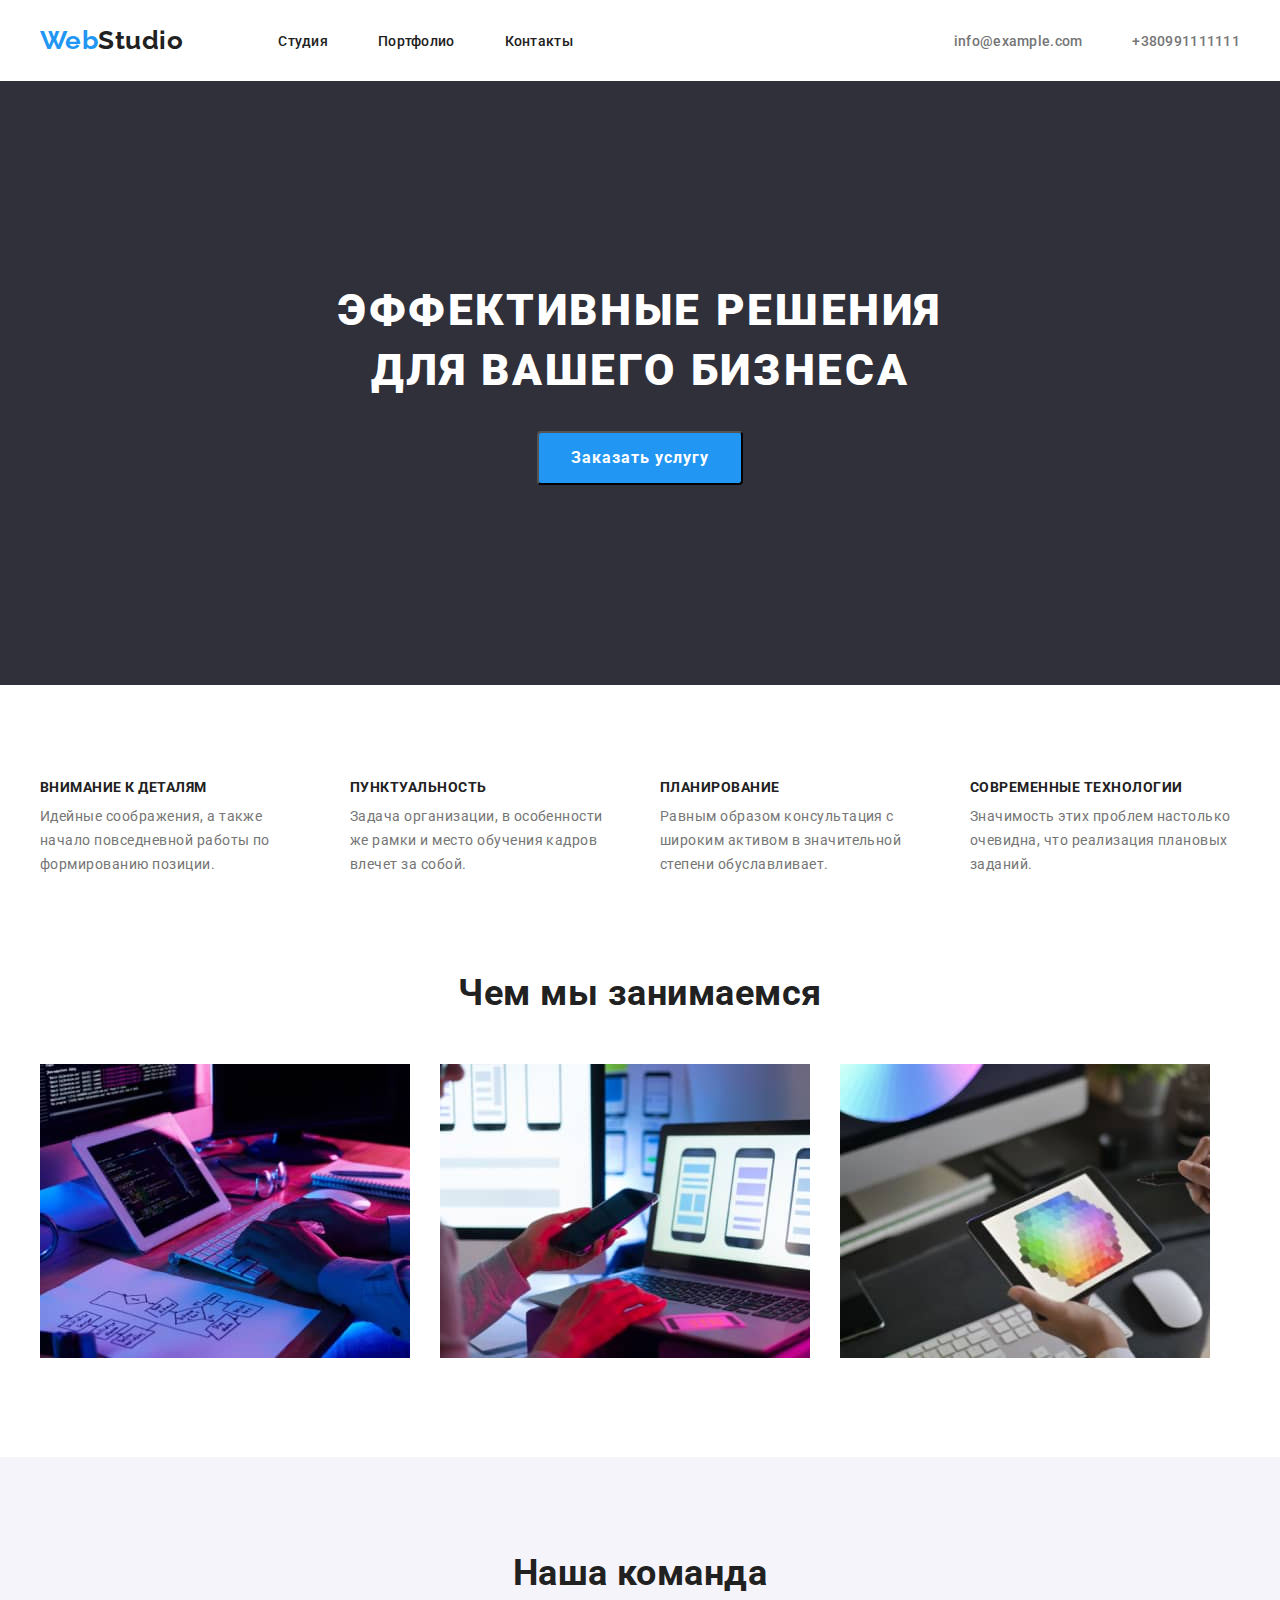
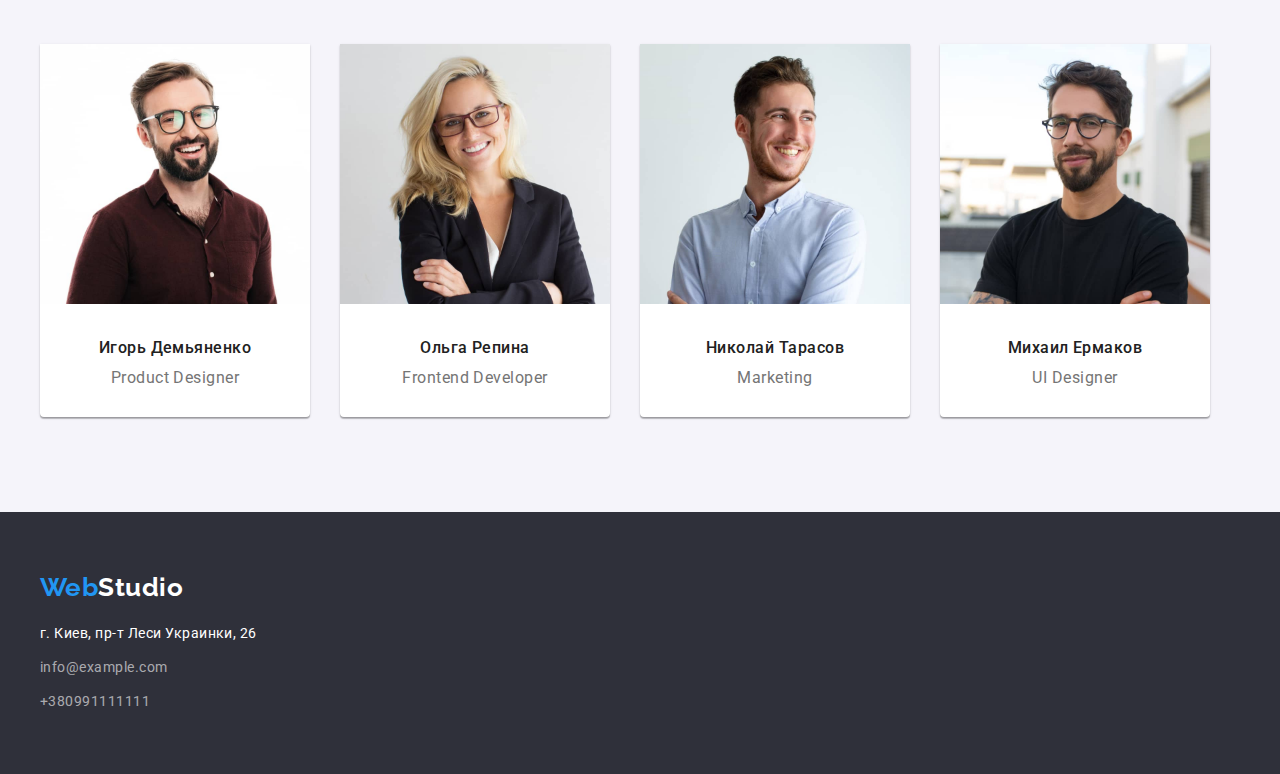
<file: index.html>
<!DOCTYPE html>
<html lang="ru">

    <head>
        <meta charset="UTF-8">
        <meta http-equiv="X-UA-Compatible" content="IE=edge">
        <meta name="viewport" content="width=device-width, initial-scale=1.0">
        <title>portfolio</title>
        <link rel="preconnect" href="https://fonts.googleapis.com">
        <link rel="preconnect" href="https://fonts.gstatic.com" crossorigin>
        <link href="https://fonts.googleapis.com/css2?family=Raleway:wght@700&family=Roboto:wght@400;500;700;900&display=swap"
            rel="stylesheet">
        <link rel="stylesheet" href="https://cdnjs.cloudflare.com/ajax/libs/modern-normalize/1.1.0/modern-normalize.min.css"
            integrity="sha512-wpPYUAdjBVSE4KJnH1VR1HeZfpl1ub8YT/NKx4PuQ5NmX2tKuGu6U/JRp5y+Y8XG2tV+wKQpNHVUX03MfMFn9Q=="
            crossorigin="anonymous" referrerpolicy="no-referrer" />
        <link rel="stylesheet" href="./css/style.css">
    </head>

    <body>
        
            <!-- шапка сайта -->
            <header class="header-background">   
                <div class="container">
                    <div class="main-nav">
                        <a class="web-studio" href="">Web<span class="header-logo">Studio</span></a>
                                <nav>
                                    <ul class="nav-list">
                                        <li class="item"><a class="link header-link" href="">Студия</a></li>
                                        <li class="item"><a class="link header-link" href="./portfolio.html">Портфолио</a></li>
                                        <li class="item"><a class="link header-link" href="">Контакты</a></li>
                                    </ul>
                                </nav>
                                    <ul class="auth-nav">
                                        <li class="item"><a class="link header-contact" href="mailto:info@example.com">info@example.com</a></li>
                                        <li class="item"><a class="link header-contact" href="tel:+380991111111">+380991111111</a></li>
                                    </ul>
                    </div> 
                </div>     
            </header>
        
        <main>
            <section class="dark-background">
                <div class="container">
                    <h1 class="hero-title">Эффективные решения для вашего бизнеса</h1>
                    <button class="link order" type="button">Заказать услугу</button>
                </div>
            </section>
            
            <!-- наши достоинста -->
            <section>
                <div class="container">
                    <div class="dignitys-content">
                        <h2 class="visually-hidden">наши достоинста</h2>
                        <ul class="dignitys">
                            <li class="item">
                                <h3 class="features">Внимание к деталям</h3>
                                <p class="dignity-subtitle">
                                    Идейные соображения, а также начало повседневной работы по формированию позиции.
                                </p>
                            </li>
                            <li class="item">
                                <h3 class="features">Пунктуальность</h3>
                                <p class="dignity-subtitle">Задача организации, в особенности же рамки и место обучения кадров влечет за собой.</p>
                            </li>
                            <li class="item">
                                <h3 class="features">Планирование</h3>
                                <p class="dignity-subtitle">Равным образом консультация с широким активом в значительной степени обуславливает.</p>
                            </li>
                            <li class="item">
                                <h3 class="features">Современные технологии</h3>
                                <p class="dignity-subtitle">Значимость этих проблем настолько очевидна, что реализация плановых заданий.</p>
                            </li>
                        </ul>
                    </div>    
                </div>
            </section>
            <!-- Чем мы занимаемся -->
            <section>
                <div class="container">
                    <div class="programing-section">
                        <h2 class="headline">Чем мы занимаемся</h2>
                        <ul class="programing">
                            <li class="item">
                                <img src="./img/img.studio/pc.jpeg" alt="адаптация под пк" width="370">
                            </li>
                            <li class="item">
                                <img src="./img/img.studio/mobile.jpeg" alt="адаптация под мобильный телефон" width="370">
                            </li>
                            <li class="item">
                                <img src="./img/img.studio/tablet.jpeg" alt="адаптация под планшет" width="370">
                            </li>
                        </ul>
                    </div>
                </div>    
            </section>
            <!-- Наша команда -->
            <section class="grey-backround">
                <div class="container">
                    <h2 class="headline">Наша команда</h2>
                        <ul class="team-list">
                            <li class="item">
                                <img src="./img/img.studio/productdesigner.jpeg" alt="дизайнер" width="270">
                                <div class="team-subtitle-pading">   
                                    <h3 class="team-developers">Игорь Демьяненко</h3>
                                    <p class="team-subtitle" lang="en">Product Designer</p>
                                </div>    
                            </li>
                            <li class="item">
                                <img src="./img/img.studio/frontenddeveloper.jpeg" alt="фронтенд разработчик" width="270">
                                <div class="team-subtitle-pading">
                                    <h3 class="team-developers">Ольга Репина</h3>
                                    <p class="team-subtitle">Frontend Developer</p>
                                </div>
                            </li>
                            <li class="item">
                                <img src="./img/img.studio/marketing.jpeg" alt="маркетинг" width="270">
                                <div class="team-subtitle-pading">
                                    <h3 class="team-developers">Николай Тарасов</h3>
                                    <p class="team-subtitle">Marketing</p>
                                </div>
                            </li>
                            <li class="item">
                                <img src="./img/img.studio/uidesigner.jpeg" alt="ю ай дизайнер" width="270">
                                <div class="team-subtitle-pading">
                                    <h3 class="team-developers">Михаил Ермаков</h3>
                                    <p class="team-subtitle">UI Designer</p>
                                </div>
                            </li>
                        </ul>
                </div>
            </section>
        </main>
            <!-- подвал -->
            <footer class="footer-background">
                <div class="container">
                    <a class="footer-webstudio" href="">Web<span class="footer-logo">Studio</span></a>
                        <address>
                            <p class="footer-location">г. Киев, пр-т Леси Украинки, 26</p>
                            <ul class="footer-contact">
                                <li><a class="link footer-link" href="mailto:info@example.com">info@example.com</a></li>
                                <li class="item"><a class="link footer-link" href="tel:+380991111111">+380991111111</a></li>
                            </ul>
                        </address>
                </div>
            </footer>
    </body>
</html>
</file>
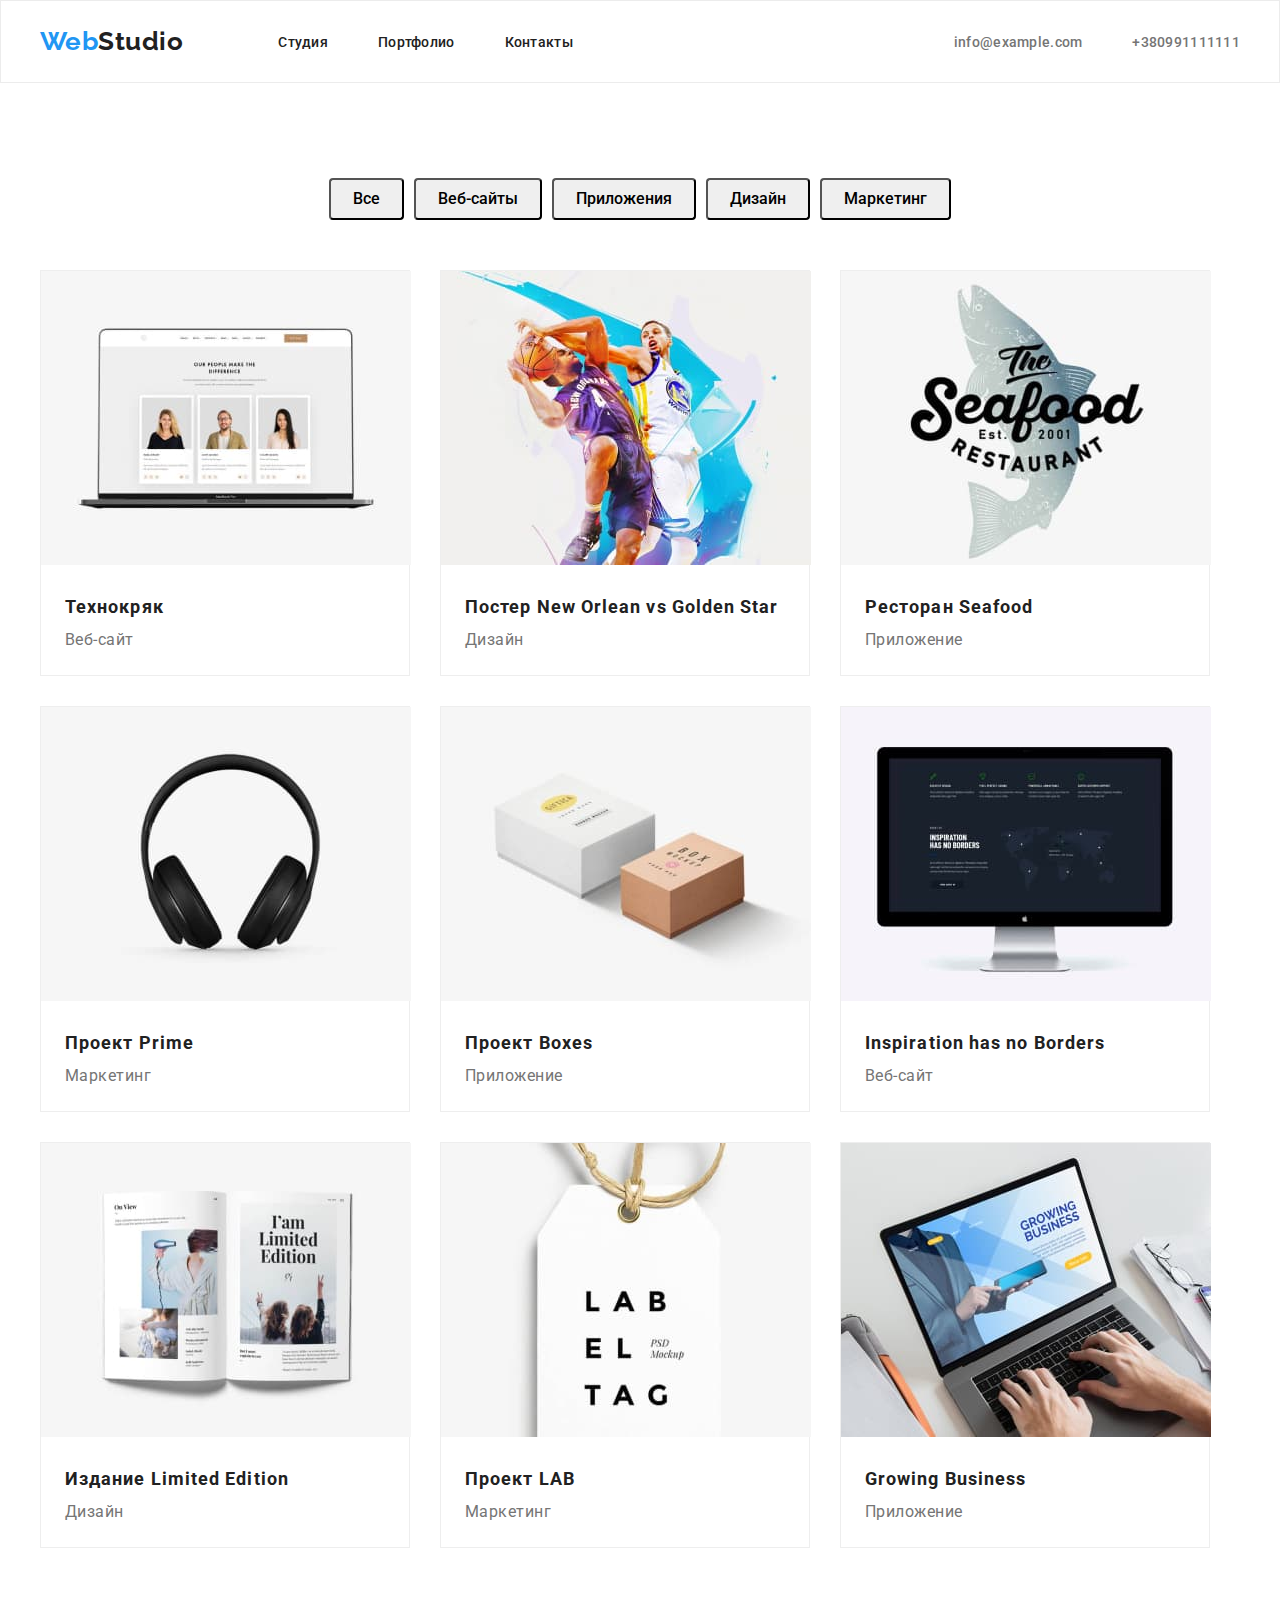
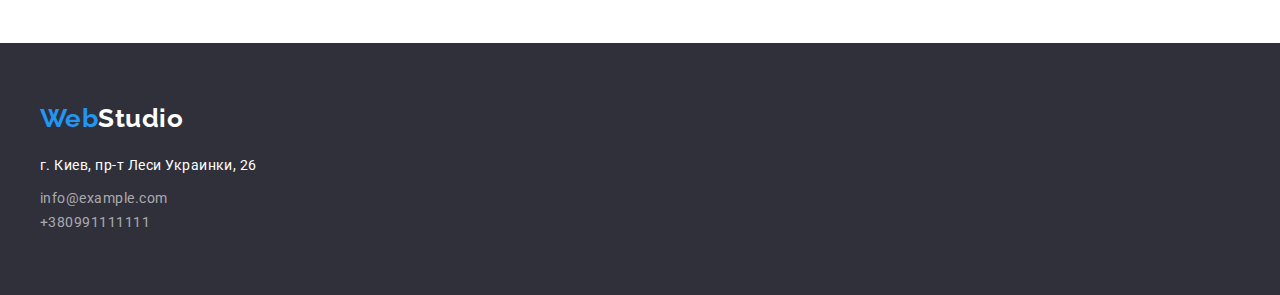
<file: portfolio.html>
<!DOCTYPE html>
<html lang="ru">

<head>
    <meta charset="UTF-8">
    <meta http-equiv="X-UA-Compatible" content="IE=edge">
    <meta name="viewport" content="width=device-width, initial-scale=1.0">
    <title>portfolio</title>
    <link rel="preconnect" href="https://fonts.googleapis.com">
    <link rel="preconnect" href="https://fonts.gstatic.com" crossorigin>
    <link href="https://fonts.googleapis.com/css2?family=Raleway:wght@700&family=Roboto:wght@400;500;700;900&display=swap"
        rel="stylesheet">
    <link rel="stylesheet" href="https://cdnjs.cloudflare.com/ajax/libs/modern-normalize/1.1.0/modern-normalize.min.css"
        integrity="sha512-wpPYUAdjBVSE4KJnH1VR1HeZfpl1ub8YT/NKx4PuQ5NmX2tKuGu6U/JRp5y+Y8XG2tV+wKQpNHVUX03MfMFn9Q=="
        crossorigin="anonymous" referrerpolicy="no-referrer" />
    <link rel="stylesheet" href="./css/style.css">
</head>

<body>
    
    <header class="border header-background">
        <div class="container">
            
                <div class="main-nav">
                    <a class="web-studio" href="">Web<span class="header-logo">Studio</span></a>
                        <nav>
                            <ul class="nav-list">
                                <li class="item"><a class="link header-link" href="./index.html">Студия</a></li>
                                <li class="item"><a class="link header-link" href="">Портфолио</a></li>
                                <li class="item"><a class="link header-link" href="">Контакты</a></li>
                            </ul>
                        </nav>
                        <ul class="auth-nav">
                            <li class="item"><a class="link header-contact" href="mailto:info@example.com">info@example.com</a></li>
                            <li class="item"><a class="link header-contact" href="tel:+380991111111">+380991111111</a></li>
                        </ul>
                </div>   
            
        </div>    
    </header>
    
    <main>
        <section class="dignitys-content">
            <div class="container">
                <ul class="project-buttons">
                    <li class="item"><button class="link button-title" type="button">Все</button></li>
                    <li class="item"><button class="link button-title" type="button">Веб-сайты</button></li>
                    <li class="item"><button class="link button-title" type="button">Приложения</button></li>
                    <li class="item"><button class="link button-title" type="button">Дизайн</button></li>
                    <li class="item"><button class="link button-title" type="button">Маркетинг</button></li>
                </ul>
        
                <h1 class="visually-hidden">Все проекты</h1>
                <ul class="project">
                    <li class="item">
                        <a class="decor-off" href="">
                            <img src="./img/img.portfolio/techno.jpeg" 
                                alt="тех. отдел"
                                width="370">
                            <div class="subtitle-padding">
                                <h2 class="projects-names">Технокряк</h2>
                                <p class="projects-subtitle">Веб-сайт</p>
                            </div>
                        </a>
                    </li>
                    <li class="item">
                        <a class="decor-off" href="">
                            <img src="./img/img.portfolio/new-orlean.jpeg"
                                alt="два баскетболиста играют"
                                width="370">
                                <div class="subtitle-padding">
                            <h2 class="projects-names">Постер New Orlean vs Golden Star</h2>
                            <p class="projects-subtitle">Дизайн</p>
                                </div>
                        </a>
                    </li>
                    <li class="item">
                        <a class="decor-off" href="">
                            <img src="./img/img.portfolio/seafood.jpeg"
                                alt="логотип ресторана"
                                width="370">
                                <div class="subtitle-padding">
                            <h2 class="projects-names">Ресторан Seafood</h2>
                            <p class="projects-subtitle">Приложение</p>
                                </div>
                        </a>
                    </li>
                    <li class="item">
                        <a class="decor-off" href="">
                            <img src="./img/img.portfolio/prime.jpeg"
                                alt="наушники большие"
                                width="370">
                                <div class="subtitle-padding">
                            <h2 class="projects-names">Проект Prime</h2>
                            <p class="projects-subtitle">Маркетинг</p>
                                </div>
                        </a>
                    </li>
                    <li class="item">
                        <a class="decor-off" href="">
                            <img src="./img/img.portfolio/boxes.jpeg"
                                alt="коробки разные"
                                width="370">
                                <div class="subtitle-padding">
                            <h2 class="projects-names">Проект Boxes</h2>
                            <p class="projects-subtitle">Приложение</p>
                                </div>
                        </a>
                    </li>
                    <li class="item">
                        <a class="decor-off" href="">
                            <img src="./img/img.portfolio/no-borders.jpeg"
                                alt="монитор компьютера"
                                width="370">
                                <div class="subtitle-padding">
                            <h2 class="projects-names">Inspiration has no Borders</h2>
                            <p class="projects-subtitle">Веб-сайт</p>
                                </div>
                        </a>
                    </li>
                    <li class="item">
                        <a class="decor-off" href="">
                            <img src="./img/img.portfolio/limited-edition.jpeg"
                                alt="открытый журнал"
                                width="370">
                                <div class="subtitle-padding">
                            <h2 class="projects-names">Издание Limited Edition</h2>
                            <p class="projects-subtitle">Дизайн</p>
                                </div>
                        </a>
                    </li>
                    <li class="item">
                        <a class="decor-off" href="">
                            <img src="./img/img.portfolio/lab.jpeg"
                                alt="ярлык с названием"
                                width="370">
                                <div class="subtitle-padding">
                            <h2 class="projects-names">Проект LAB</h2>
                            <p class="projects-subtitle">Маркетинг</p>
                                </div>
                        </a>
                    </li>
                    <li class="item">
                        <a class="decor-off" href="">
                            <img src="./img/img.portfolio/growing-business.jpeg"
                                alt="работает с лаптопом"
                                width="370">
                                <div class="subtitle-padding">
                            <h2 class="projects-names">Growing Business</h2>
                            <p class="projects-subtitle">Приложение</p>
                                </div>
                        </a>
                    </li>
                </ul>
            </div>
        </section>
    </main>
    <footer class="footer-background">
        <div class="container">
            <a class="footer-webstudio" href="">Web<span class="footer-logo">Studio</span></a>
                    <address>
                        <p class="footer-location">г. Киев, пр-т Леси Украинки, 26</p>
                        <ul class="footer-contact">
                            <li class="item"><a class="link footer-link" href="mailto:info@example.com">info@example.com</a></li>
                            <li><a class="link footer-link" href="tel:+380991111111">+380991111111</a></li>
                        </ul>
                    </address>
        </div>            
    </footer>
</body>
</html>
</file>
<file: css/style.css>
html {
  box-sizing: border-box;
}
*::before,
*::after {
  box-sizing: inherit;
}

body {
  color: #212121;
  font-family: "Roboto", sans-serif;
  letter-spacing: 0.03em;
  margin: 0;
}
h1,
h2,
h3,
h4,
h5,
h6,
p,
ul {
  margin: 0;
  padding: 0;
}
:root {
  --white-color: #fff;
  --grey-color: #757575;
}
.container {
  width: 1200px;
  margin: 0 auto;
  padding-left: 15px;
  padding-right: 15px;
}

.decor-off {
  text-decoration: none;
}
.link:hover,
.link:focus {
  color: #2196f3;
}
.header-background {
  padding-top: 25px;
  padding-bottom: 25px;
}
.grey-backround {
  background-color: #f5f4fa;
  padding-top: 95px;
  padding-bottom: 95px;
}
.dark-background {
  background-color: #2f303a;
  padding-top: 200px;
  padding-bottom: 200px;
}

.header-link,
.header-contact {
  color: #212121;
  font-weight: 500;
  font-size: 14px;
  line-height: 1.14;
  letter-spacing: 0.02em;
  text-decoration: none;
}
.header-contact {
  color: var(--grey-color);
}
.web-studio {
  font-family: "Raleway", sans-serif;
  color: #2196f3;
  font-weight: 700;
  font-size: 26px;
  line-height: 1.19;
  text-decoration: none;

  display: inline-block;
  padding: 24px auto;
  padding-right: 95px;
}
.header-logo {
  color: #212121;
}
.main-nav {
  display: flex;
  align-items: center;
  justify-content: flex-start;
}
.border {
  border: 1px solid #ececec;
}
.nav-list {
  display: flex;
  padding: 0;
  list-style: none;
}

.nav-list .item + .item {
  margin-left: 50px;
}
.auth-nav .item + .item {
  margin-left: 50px;
}
.auth-nav {
  list-style: none;
  display: flex;
  margin-left: auto;
}
.hero-title {
  width: 700px;
  text-align: center;
  margin: 0 auto;

  color: var(--white-color);
  font-weight: 900;
  text-transform: uppercase;
  font-size: 44px;
  line-height: 1.36;
  letter-spacing: 0.06em;
}
.order {
  color: var(--white-color);
  background-color: #2196f3;

  cursor: pointer;
  font-family: inherit;
  font-weight: 700;
  font-size: 16px;
  line-height: 1.87;
  letter-spacing: 0.06em;

  min-width: 200px;
  padding: 10px 32px;
  border-radius: 4px;
  margin-top: 30px;
  margin-right: auto;
  margin-left: auto;
  display: block;
}
.visually-hidden {
  position: absolute;
  clip: rect(0 0 0 0);
  width: 1px;
  height: 1px;
  margin: -1px;
}
.dignitys-content {
  padding-top: 95px;
  padding-bottom: 95px;
}
.dignitys {
  list-style: none;
  display: flex;
  justify-content: space-between;
}
.features {
  font-weight: 700;
  font-size: 14px;
  line-height: 1.14;
  text-transform: uppercase;

  margin-bottom: 10px;
}
.dignity-subtitle {
  font-size: 14px;
  line-height: 1.71;
  color: var(--grey-color);
}
.dignitys .item {
  width: 270px;
}
.dignitys .item + .item {
  margin-left: 30px;
}
.programing-section {
  padding-bottom: 95px;
}
.programing {
  list-style: none;
  display: flex;
  margin-top: 50px;
}
.programing .item + .item {
  margin-left: 30px;
}
.headline {
  font-weight: 700;
  font-size: 36px;
  line-height: 1.17;
  text-align: center;
}
.team-list {
  list-style: none;
  display: flex;
  margin-top: 50px;
  text-align: center;
}
.team-subtitle-pading {
  padding-bottom: 30px;
  padding-top: 30px;
}
.team-list .item + .item {
  margin-left: 30px;
}
.team-list .item {
  background: #ffffff;
  box-shadow: 0px 1px 3px rgba(0, 0, 0, 0.12), 0px 1px 1px rgba(0, 0, 0, 0.14),
    0px 2px 1px rgba(0, 0, 0, 0.2);
  border-radius: 0px 0px 4px 4px;
}

.team-developers {
  font-weight: 500;
  font-size: 16px;
  line-height: 1.19;
}
.team-subtitle {
  color: var(--grey-color);
  font-size: 16px;
  line-height: 1.19;
  margin-top: 10px;
}

/* portfolio */
.project-buttons {
  list-style: none;
  display: flex;
  justify-content: center;
}
.project-buttons .item + .item {
  margin-left: 10px;
}
.button-title {
  cursor: pointer;
  font-weight: 500;
  font-family: inherit;
  font-size: 16px;
  line-height: 1.62;

  border-radius: 4px;
  padding: 6px 22px;
  text-align: center;
}
.project {
  list-style: none;
  display: flex;
  flex-wrap: wrap;

  margin-top: 50px;
}
.project .item {
  margin-right: 30px;
  margin-bottom: 30px;

  background: #ffffff;
  border: 1px solid #eeeeee;
  box-sizing: border-box;
  width: 370px;
}
.project .item:nth-child(3n) {
  margin-right: 0;
}
.project .item:nth-last-child(-n + 3) {
  margin-bottom: 0;
}
.subtitle-padding {
  padding: 20px 24px;
}
.projects-subtitle {
  color: var(--grey-color);
  font-size: 16px;
  line-height: 1.87;

  width: 320px;
}
.projects-names {
  color: #212121;
  font-weight: 700;
  font-size: 18px;
  line-height: 2;
  letter-spacing: 0.06em;
}
.footer-background {
  background-color: #2f303a;
  padding-bottom: 60px;
  padding-top: 60px;
}
.footer-logo {
  color: var(--white-color);
}
.footer-webstudio {
  font-family: "Raleway", sans-serif;
  color: #2196f3;
  font-weight: 700;
  font-size: 26px;
  line-height: 1.19;
  text-decoration: none;

  display: inline-block;
}

.footer-location {
  color: var(--white-color);
  margin-top: 20px;
}
.footer-contact {
  list-style: none;
  margin-top: 10px;
}
.footer-contact .item {
  margin-top: 10px;
}

.footer-link {
  color: rgba(255, 255, 255, 0.6);
  text-decoration: none;
}
.footer-link,
.footer-location {
  font-size: 14px;
  line-height: 1.71;
  font-style: normal;
}
</file>
